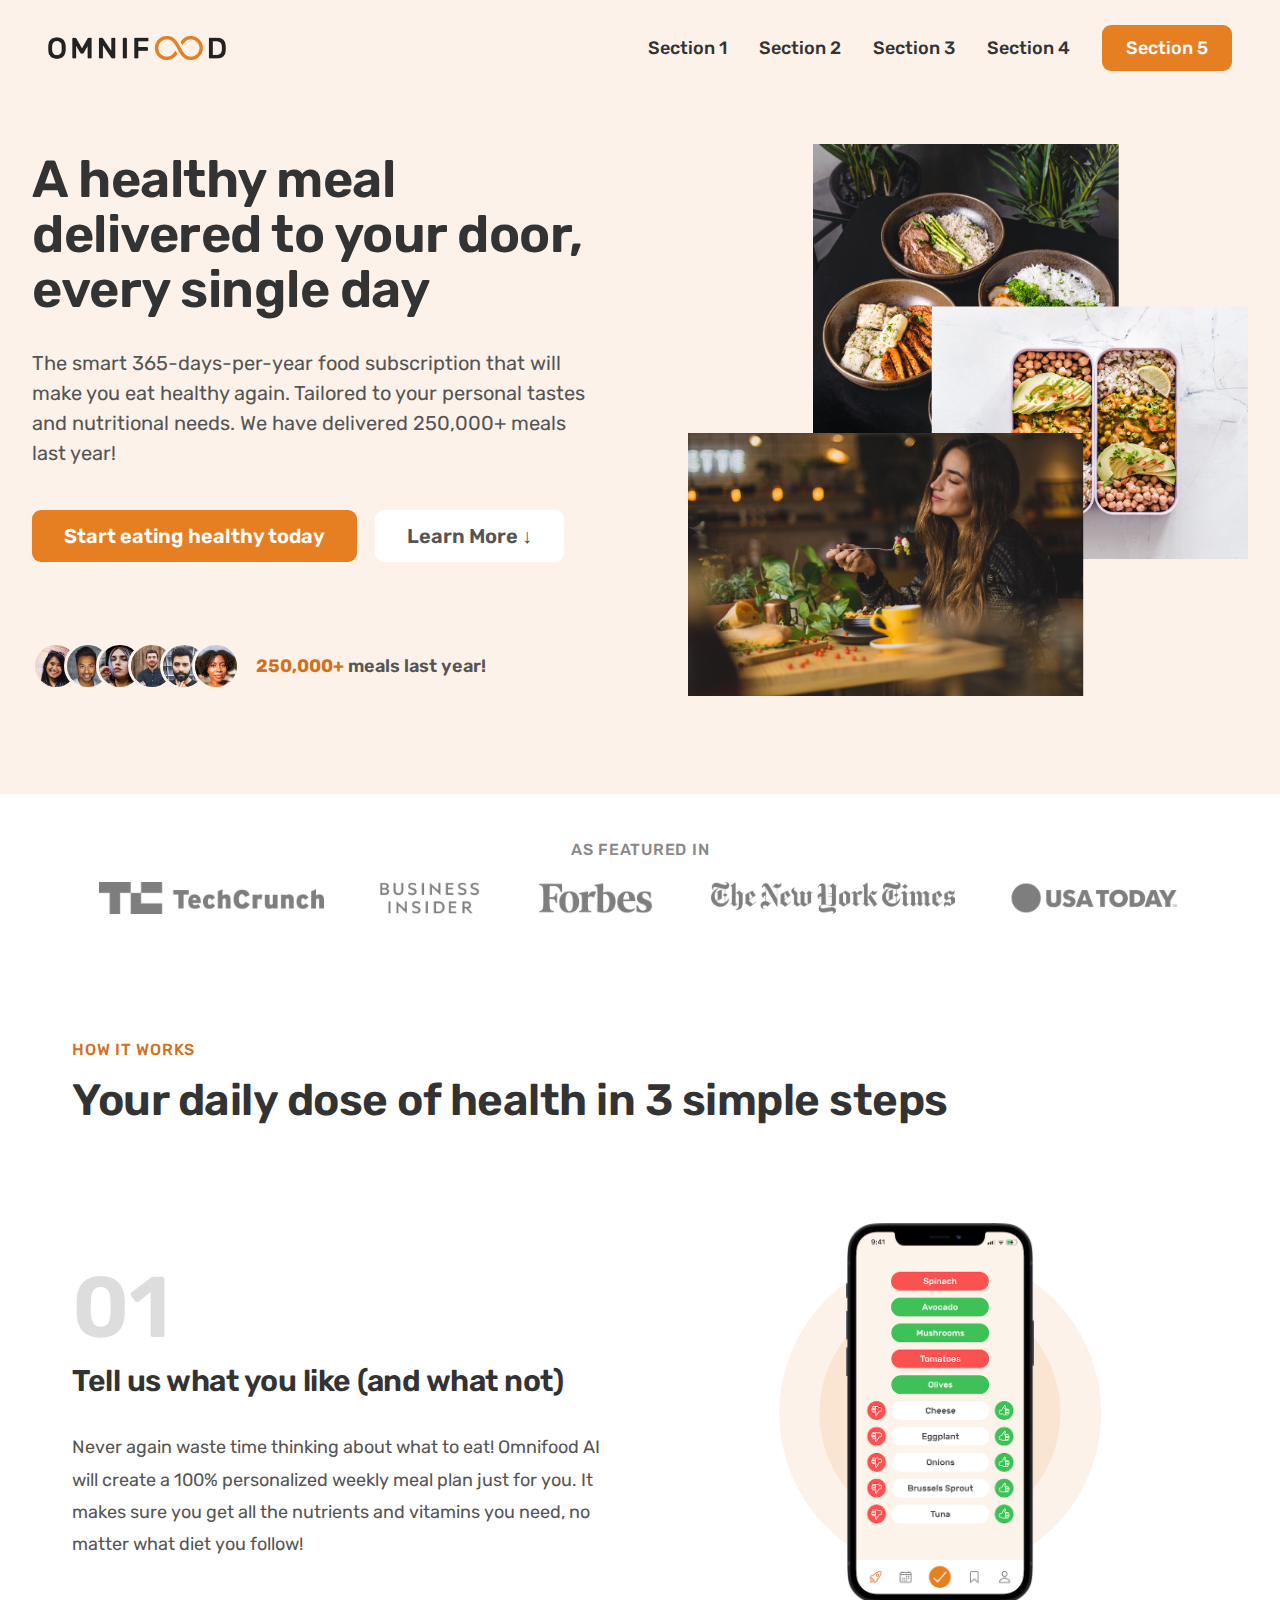
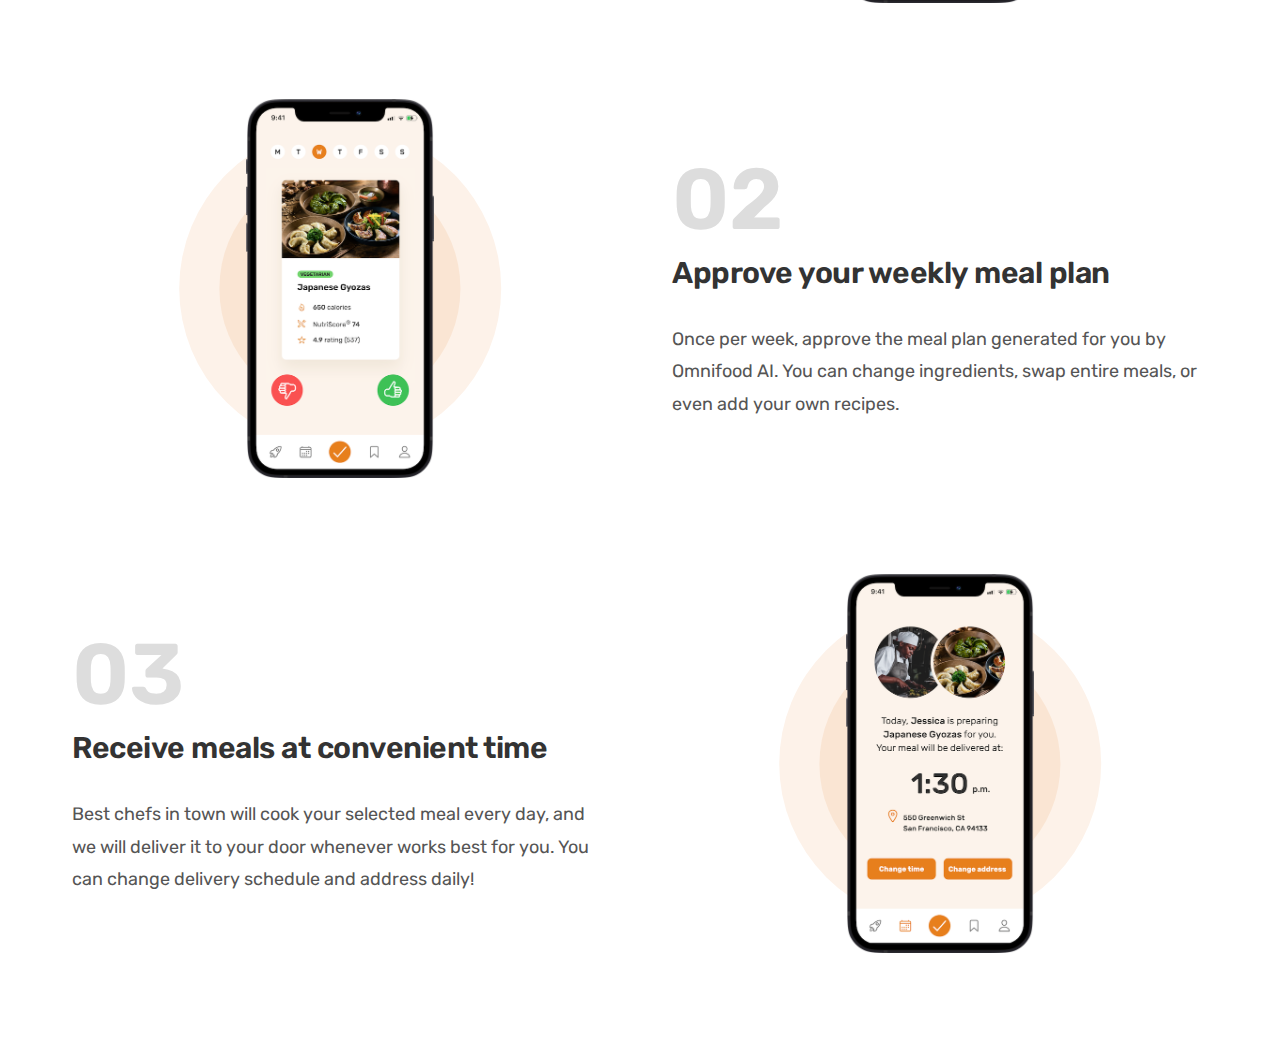
<file: Week3/omnifood/index.html>
<!DOCTYPE html>
<html lang="en">
<head>
    <meta charset="UTF-8">
    <meta http-equiv="X-UA-Compatible" content="IE=edge">
    <meta name="viewport" content="width=device-width, initial-scale=1.0">
    <title>Omnifood</title>
    <link rel="preconnect" href="https://fonts.googleapis.com">
    <link rel="preconnect" href="https://fonts.gstatic.com" crossorigin>
    <link href="https://fonts.googleapis.com/css2?family=Rubik:wght@400;500;600;700&display=swap" rel="stylesheet">
    <link rel="stylesheet" href="css/style.css">
    <link rel="stylesheet" href="css/general.css">
</head>
<body>
    <header class="header">
        <img src="img/omnifood-logo.png" alt="omnifood-logo" class="logo">
        <nav class="main-nav">
            <ul class="main-nav-list">
                <li><a class="main-nav-link" href="#">Section 1</a></li>
                <li><a class="main-nav-link" href="#">Section 2</a></li>
                <li><a class="main-nav-link" href="#">Section 3</a></li>
                <li><a class="main-nav-link" href="#">Section 4</a></li>
                <li><a class="main-nav-link nav-last-element" href="#">Section 5</a></li>
            </ul>
        </nav>
    </header>
    <main>
        <section class="section-hero">
            <div class="hero">
                <div class="hero-text-box">
                    <h1 class="heading-primary">
                        A healthy meal delivered to your door, every single day
                    </h1>
                    <p class="hero-description">
                        The smart 365-days-per-year food subscription that will make you eat healthy again. Tailored to your personal tastes and nutritional needs. We have delivered 250,000+ meals last year!
                    </p>
                    <a href="#" class="btn btn--full margin-right-sm">Start eating healthy today</a>
                    <a href="#" class="btn btn--outline">Learn More &darr;</a>
                    <div class="delivered-meals">
                        <div class="delivered-imgs">
                            <img src="img/customers/customer-1.jpg" alt="Customer photo">
                            <img src="img/customers/customer-2.jpg" alt="Customer photo">
                            <img src="img/customers/customer-3.jpg" alt="Customer photo">
                            <img src="img/customers/customer-4.jpg" alt="Customer photo">
                            <img src="img/customers/customer-5.jpg" alt="Customer photo">
                            <img src="img/customers/customer-6.jpg" alt="Customer photo">
                            <p class="delivered-text"><span>250,000+</span> meals last year!</p>
                        </div>
                    </div>
                </div>
                <div class="hero-img-box">
                    <img src="img/hero.png" class="hero-img" alt="Woman enjoying food, meals in storage container, and food bowls on a table">
                </div>
            </div>
        </section>
        <section class="section-featured">
            <div class="container">
                <h2 class="heading-featured-in">As featured in</h2>
                <div class="logos">
                    <img src="img/logos/techcrunch.png" alt="techcrunch-logo">
                    <img src="img/logos/business-insider.png" alt="business-insider-logo">
                    <img src="img/logos/forbes.png" alt="forbes-logo">
                    <img src="img/logos/the-new-york-times.png" alt="the-new-york-times-logo">
                    <img src="img/logos/usa-today.png" alt="usa-today-logo">
                </div>
            </div>
        </section>
        <section class="section-how">
            <div class="container">
                <span class="subheading">How it works</span>
                <h2 class="heading-secondary">
                    Your daily dose of health in 3 simple steps
                </h2>
            </div>
            <div class="container grid grid--2-cols grid--center-v">
                <div class="step-text-box">
                    <!-- Step 01 -->
                    <p class="step-number">01</p>
                    <h3 class="heading-tertiary">Tell us what you like (and what not)</h3>
                    <p class="step-description">Never again waste time thinking about what to eat! Omnifood AI will create a 100% personalized weekly meal plan just for you. It makes sure you get all the nutrients and vitamins you need, no matter what diet you follow!</p>
                </div>
                <div class="step-img-box">
                    <img src="img/app/app-screen-1.png" class="step-img" alt="iPhone app selection screen"/>
                </div>
                <!-- Step 02 -->
                <div class="step-img-box">
                    <img src="img/app/app-screen-2.png" class="step-img" alt="iPhone app single meal selection plan"/>
                </div>
                <div class="step-text-box">
                    <p class="step-number">02</p>
                    <h3 class="heading-tertiary">Approve your weekly meal plan</h3>
                    <p class="step-description">Once per week, approve the meal plan generated for you by Omnifood AI. You can change ingredients, swap entire meals, or even add your own recipes.
                    </p>
                </div>
                    <!-- Step 03 -->
                    <div class="step-text-box">
                        <p class="step-number">03</p>
                        <h3 class="heading-tertiary">Receive meals at convenient time</h3>
                        <p class="step-description">Best chefs in town will cook your selected meal every day, and we will deliver it to your door whenever works best for you. You can change delivery schedule and address daily!</p>
                    </div>
                    <div class="step-img-box">
                        <img src="img/app/app-screen-3.png" class="step-img" alt="iPhone app delivery screen"/>
                    </div>
            </div>
        </section>
    </main>
</body>
</html>
</file>
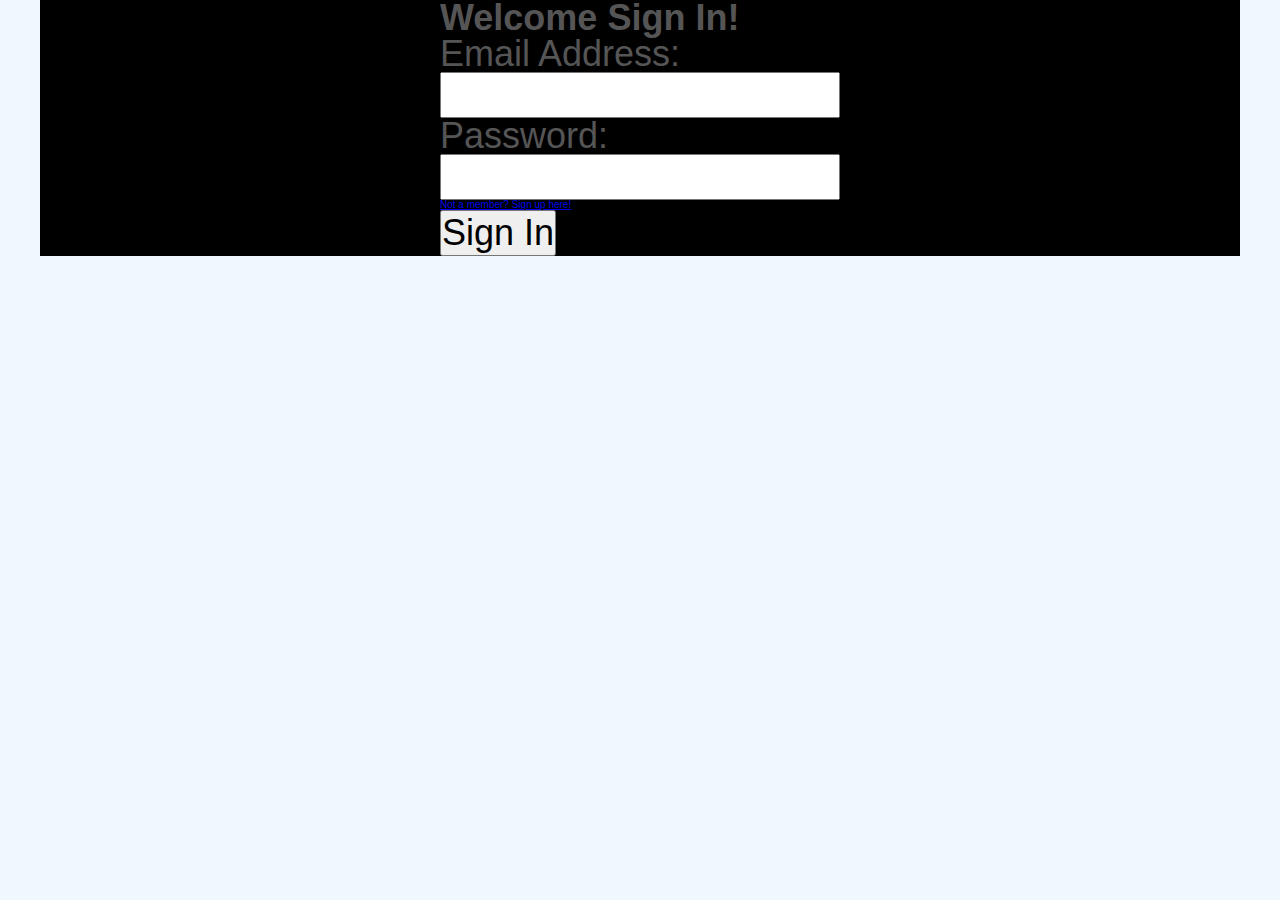
<file: Week2/gridTest2.html>
<!DOCTYPE html>
<html lang="en">
<head>
    <meta charset="UTF-8">
    <meta http-equiv="X-UA-Compatible" content="IE=edge">
    <meta name="viewport" content="width=, initial-scale=1.0">
    <title>Document</title>
    <link rel="stylesheet" href="style2.css">
</head>
<body>
    <div class="wrapper">
        <div class="container">
            <div class="form">
                <h1 class="header">Welcome Sign In!</h1>
                <form action="/login" method="POST">
                    <label class="form-label" for="email_address">Email Address:</label>
                    <input class="form-control" type="text" name="email_address">
                    <label class="form-label" for="password">Password:</label>
                    <input class="form-control" type="password" name="password">
                    <a href="/registerPage">Not a member? Sign up here!</a>
                    <input class="button" type="submit" value="Sign In">
                </form>
            </div>
        </div>
    </div>
</body>
</html>
</file>
<file: Week3/omnifood/css/style.css>
/* ************************* */
/* HEADER */
/* ************************* */
.header{
    display: flex;
    justify-content: space-between;
    align-items: center;
    background-color: #fdf2e9;
    height: 9.6rem;
    padding: 0 4.8rem;
}
.logo{
    height: 2.4rem;

}
/* ************************* */
/* NAVIGATION */
/* ************************* */

.main-nav-list{
    list-style: none;
    display: flex;
    align-items: center;
    gap: 3.2rem;
}
.main-nav-link:link,
.main-nav-link:visited{
    text-decoration: none;
    color: #333;
    font-weight: 500;
    font-size: 1.8rem;
    transition: all 0.3s;
}
.main-nav-link:hover,
.main-nav-link:active{
    color: #cf711f;

}
.main-nav-link.nav-last-element:link,
.main-nav-link.nav-last-element:visited{
    padding: 1.2rem 2.4rem;
    border-radius: 9px;
    color: #fff;
    background-color: #e67e22;

}
.main-nav-link.nav-last-element:hover,
.main-nav-link.nav-last-element:active{
    background-color: #cf711f;
}
/* ************************* */
/* HERO SECTION */
/* ************************* */
.section-hero{
    background-color: #fdf2e9;
    padding:4.8rem 0 9.6rem 0;
}
.hero{
    max-width: 130rem;
    display: grid;
    grid-template-columns: 1fr 1fr;
    margin: 0 auto;
    padding: 0 3.2rem;
    gap: 9.6rem;
    align-items: center;
}

.hero-description{
    font-size: 2rem;
    line-height: 1.5;
    margin-bottom: 4.2rem;
}

.hero-img{
    width: 100%;
}

.delivered-meals{
    display: flex;
    align-items: center;
    gap: 1.6rem;
    margin-top: 8rem;
}
.delivered-imgs{
    display: flex;
}
.delivered-imgs img{
    height: 4.8rem;
    width: 4.8rem;
    border-radius: 50%;
    margin-right: -1.6rem;
    border: 3px solid #fdf2e9;
}
.delivered-imgs img:last-child{
    margin: 0;
}
.delivered-text{
    font-size: 1.8rem;
    font-weight: 600;
    margin: auto;
    margin-left: 3.2rem;
}
.delivered-text span{
    color: #cf711f;
    font-weight: 700;
}
/* ************************* */
/* FEATURED IN SECTION */
/* ************************* */
.section-featured{
    padding: 4.8rem 0 3.2rem;
}
.heading-featured-in{
    font-size: 1.6rem;
    text-transform: uppercase;
    letter-spacing: 0.75px;
    font-weight: 500;
    text-align: center;
    margin-bottom: 2.4rem;
    color: #888;
}
.logos{
    display: flex;
    justify-content: space-around;
}
.logos img{
    height: 3.2rem;
    /* filter method allows us to manipulate images with just css really useful and cool */
    filter: brightness(0);
    opacity: 50%;
}
/* ************************* */
/* HOW IT WORKS SECTION */
/* ************************* */

.section-how{
    padding: 9.6rem 0;
}
.step-number{
    font-size: 8.6rem;
    font-weight: 600;
    color: #ddd;
    margin-bottom: 1.2rem;
}
.step-description{
    font-size: 1.8rem;
    line-height: 1.8;
}
.step-img-box{
    position: relative;
    display: flex;
    align-items: center;
    justify-content: center;
}
.step-img-box::before,
.step-img-box::after{
    content: "";
    display: block;
    border-radius: 50%;
    position: absolute;
    top: 50%;
    left: 50%;
    transform: translate(-50%, -50%);
}
.step-img-box::before{
    width: 60%;
    /* height: 60%; */
    /* using padding-bottom is a trick to set the height of this element to 60% of the parent elements width  */
    padding-bottom: 60%;
    background-color: #fdf2e9;
    z-index: -2;
}
.step-img-box::after{
    width: 45%;
    padding-bottom: 45%;
    background-color: #fae5d3;
    z-index: -1;
}
.step-img{
    width: 35%;
}
</file>
<file: Week3/omnifood/css/general.css>
/*
--- TYPOGRAPHY SYSTEM
- Font sizes (px)
10 / 12 / 14 / 16 / 18 / 20 / 24 / 30 / 36 / 44 / 52 / 62 / 74 / 86 / 98 

- Font weights 
Default: 400

-Letter Spacing
-0.5px
0.75px

- Line heights
Default: 1
Small: 1.05
Medium: 1.2
Paragraph default 1.6

-Spacing system (px)
2 / 4 / 8 / 12 / 16 / 24 / 32 / 48 / 64 / 80 / 96 / 128 

--- COLORS
-Primary: #e67e22
-Tints:
#fdf2e9
#fae5d3
-Shades:#cf711f
-Accents: 
-Greys: #555, #333


--- BORDER RADIUS
-Default 9px

*/

/* font size is auto set to 16px we want to change it to 10px because its easier to work with and do calculations in are head */

html{
    /* 10px / 16px = 0.625 = 62.5% */
    /* Percentage of user's browser font-size setting */
    font-size: 62.5%;
}
*{
    padding: 0;
    margin: 0;
    box-sizing: border-box;
}
body{
    font-family: 'Rubik', sans-serif;
    line-height: 1;
    font-weight: 400;
    color: #555;
}
/* ************************* */
/* GENERAL REUSABLE COMPONENTS */
/* ************************* */
/* this is creating a reusable grid stops at heading primary */
.container{
    max-width: 120rem;
    padding: 0 3.2rem;
    margin: 0 auto;
}
.grid{
    display: grid;
    row-gap: 9.6rem;
    column-gap: 6.4rem;
}
.grid--2-cols {
    grid-template-columns: repeat(2, 1fr);
}
.grid--3-cols{
    grid-template-columns: repeat(3, 1fr);
}
.grid--center-v{
    align-items: center;
}
.heading-primary, 
.heading-secondary,
.heading-tertiary{
    font-weight: 600;
    color: #333;
    letter-spacing: -0.5px;
}
.heading-primary{
    font-size: 5.2rem;
    line-height: 1.05;
    margin-bottom: 3.2rem;
}
.heading-secondary{
    font-size: 4.4rem;
    line-height: 1.2;
    margin-bottom: 9.6rem;
}
.heading-tertiary{
    font-size: 3.0rem;
    line-height: 1.2;
    margin-bottom: 3.2rem;
}
.subheading{
    display: block;
    font-size: 1.6rem;
    font-weight: 500;
    color: #cf711f;
    text-transform: uppercase;
    margin-bottom: 1.6rem;
    letter-spacing: 0.75px;
}
.btn:link, .btn:visited{
    display: inline-block;
    text-decoration: none;
    font-weight: 600;
    font-size: 2rem;
    padding: 1.6rem 3.2rem;
    border-radius: 9px;
    transition: all 0.3s;
}
.btn--full:link,
.btn--full:visited{
    background-color: #e67e22;
    color: #fff;
}
.btn--full:hover,
.btn--full:active{
    background-color: #cf711f;
}
.btn--outline:link,
.btn--outline:visited{
    background-color: #fff;
    color: #555;
}
.btn--outline:hover,
.btn--outline:active{
    background-color: #fdf2e9;

    /* trick to add border inside  */
    box-shadow: inset 0 0 0 3px #fff;
}
.margin-right-sm{
    margin-right: 1.6rem !important;
}
</file>
<file: Week2/style2.css>
html{
    /* 10px / 16px = 0.625 = 62.5% */
    /* Percentage of user's browser font-size setting */
    font-size: 62.5%;
}
*{
    padding: 0;
    margin: 0;
    box-sizing: border-box;
}
body{
    font-family: 'Rubik', sans-serif;
    line-height: 1;
    font-weight: 400;
    color: #555;
}
.wrapper{
    background-color: aliceblue;
    height: 100vh;
}
input, label, h1{
    display: block;
    font-size: 3.6rem;
    max-width: 40rem;

}
.container{
    max-width: 120rem;
    background-color: black;
    display: flex;
    justify-content: center;
    margin: 0 auto;
}
</file>
